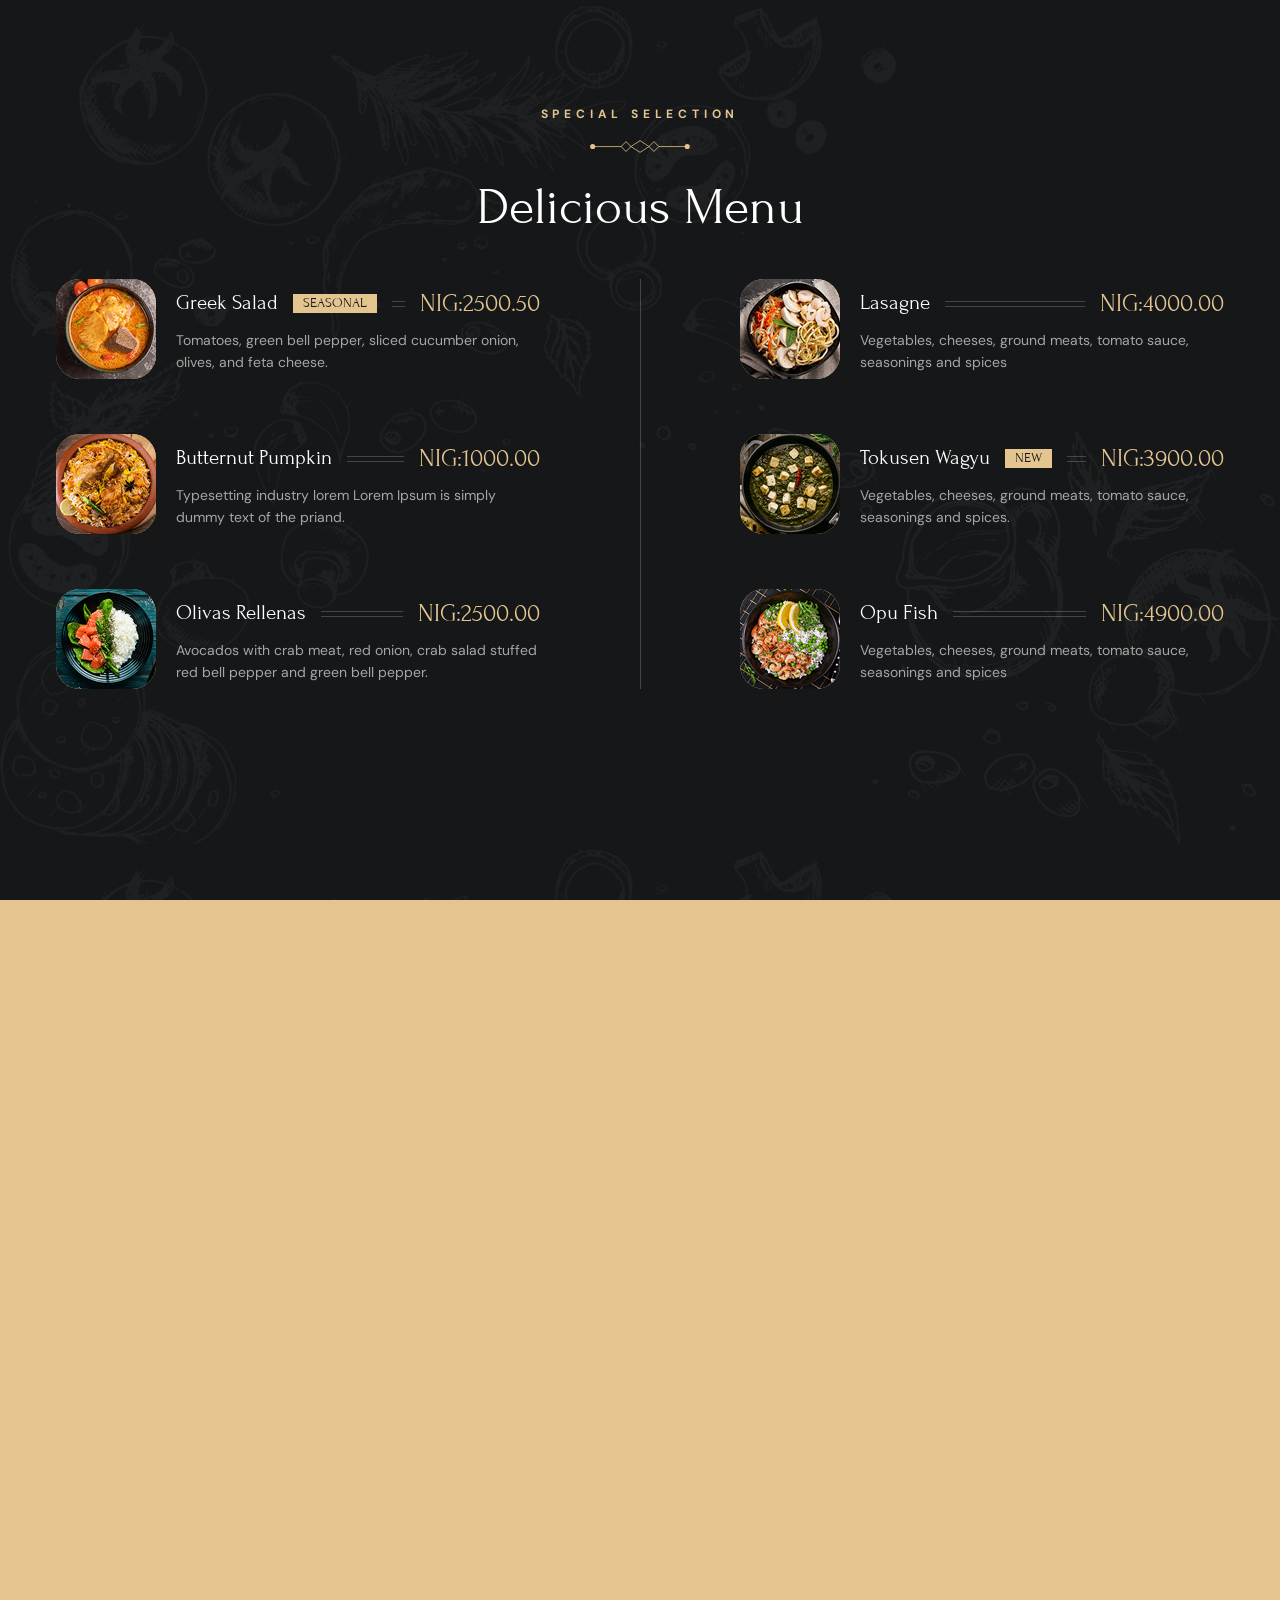
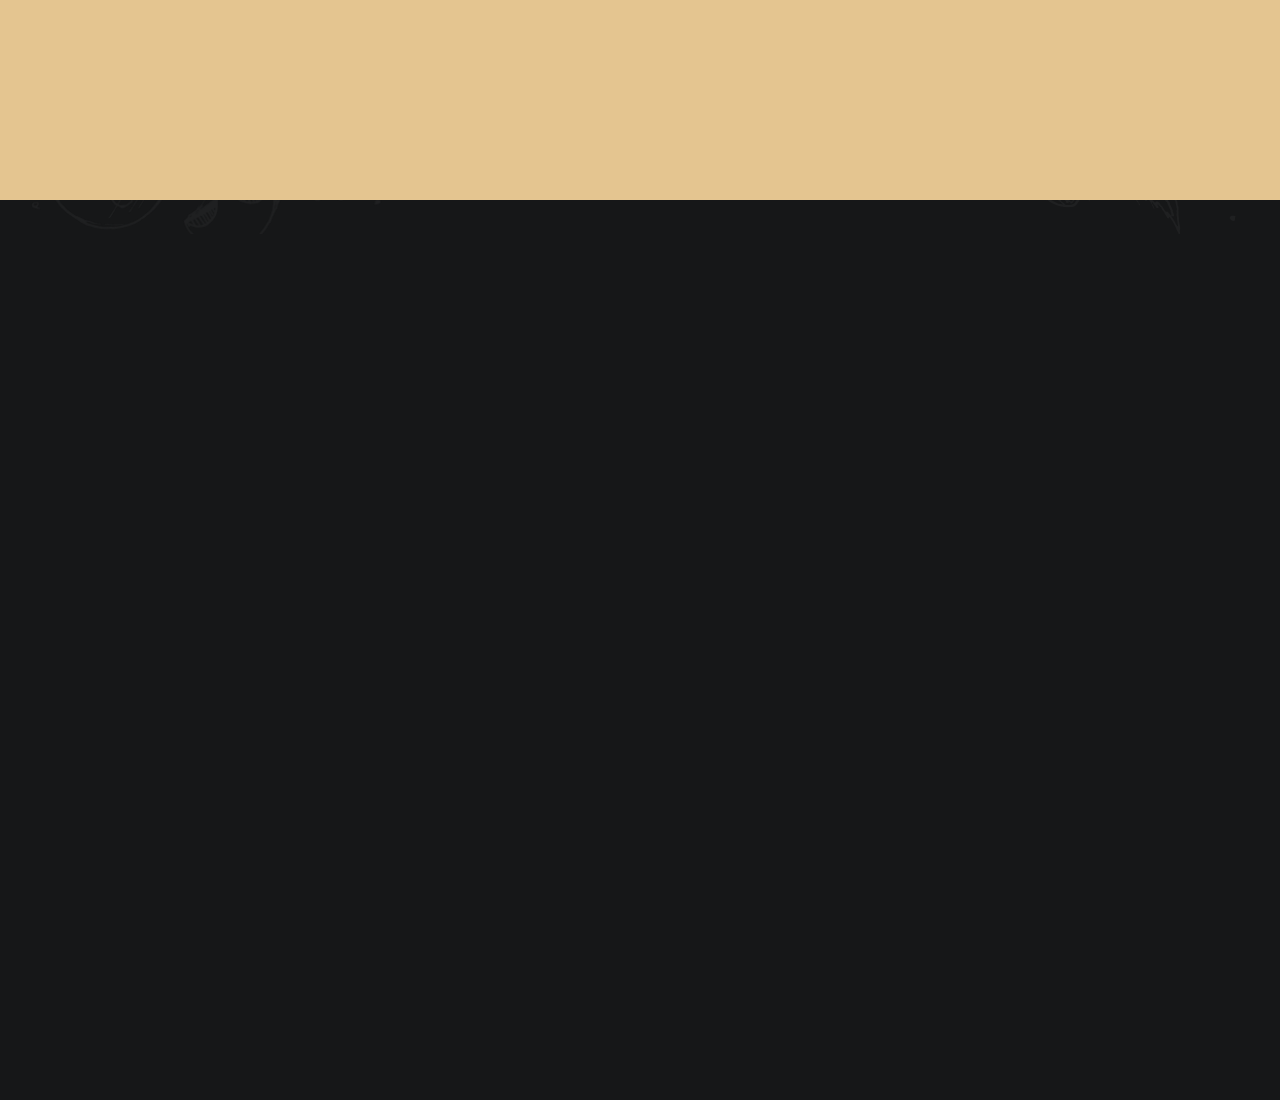
<file: cart.html>
<!DOCTYPE html>
<html lang="en">

<head>
  <meta charset="UTF-8">
  <meta http-equiv="X-UA-Compatible" content="IE=edge">
  <meta name="viewport" content="width=device-width, initial-scale=1.0">

  <!-- 
    - primary meta tags
  -->
  <title>Grilli - Cart & Payment </title>
  <meta name="title" content="Grilli - Amazing & Delicious Food">
  <meta name="description" content="This is a Restaurant website made by DANIEL-IDAHOSA-OBAHIAGBON">

  <!-- 
    - favicon
  -->
  <link rel="shortcut icon" href="./favicon.svg" type="image/svg+xml">

  <!-- 
    - google font link
  -->
  <link rel="preconnect" href="https://fonts.googleapis.com">
  <link rel="preconnect" href="https://fonts.gstatic.com" crossorigin>
  <link href="https://fonts.googleapis.com/css2?family=DM+Sans:wght@400;700&family=Forum&display=swap" rel="stylesheet">

  <!-- 
    - custom css link
  -->
  <link rel="stylesheet" href="./assets/css/style.css">

  <!-- 
    - preload images
  -->
  <link rel="preload" as="image" href="./assets/images/hero-slider-1.jpg">
  <link rel="preload" as="image" href="./assets/images/hero-slider-2.jpg">
  <link rel="preload" as="image" href="./assets/images/hero-slider-3.jpg">

</head>

<body id="top">

  <!-- 
    - #PRELOADER
  -->

  <div class="preload" data-preaload>
    <div class="circle"></div>
    <p class="text">MENU <br> Cart & <br> Payment</p>
  </div>


   
      <section class="section menu" aria-label="menu-label" id="menu">
        <div class="container">

          <p class="section-subtitle text-center label-2">Special Selection</p>

          <h2 class="headline-1 section-title text-center">Delicious Menu</h2>

          <ul class="grid-list">

            <li>
              <div class="menu-card hover:card">

                <figure class="card-banner img-holder" style="--width: 100; --height: 100;">
                  <img src="./assets/images/menu-1.png" width="100" height="100" loading="lazy" alt="Greek Salad"
                    class="img-cover">
                </figure>

                <div>

                  <div class="title-wrapper">
                    <h3 class="title-3">
                      <a href="#" class="card-title">Greek Salad</a>
                    </h3>

                    <span class="badge label-1">Seasonal</span>

                    <span class="span title-2">NIG:2500.50</span>
                  </div>

                  <p class="card-text label-1">
                    Tomatoes, green bell pepper, sliced cucumber onion, olives, and feta cheese.
                  </p>

                </div>

              </div>
            </li>

            <li>
              <div class="menu-card hover:card">

                <figure class="card-banner img-holder" style="--width: 100; --height: 100;">
                  <img src="./assets/images/menu-2.png" width="100" height="100" loading="lazy" alt="Lasagne"
                    class="img-cover">
                </figure>

                <div>

                  <div class="title-wrapper">
                    <h3 class="title-3">
                      <a href="#" class="card-title">Lasagne</a>
                    </h3>

                    <span class="span title-2">NIG:4000.00</span>
                  </div>

                  <p class="card-text label-1">
                    Vegetables, cheeses, ground meats, tomato sauce, seasonings and spices
                  </p>

                </div>

              </div>
            </li>

            <li>
              <div class="menu-card hover:card">

                <figure class="card-banner img-holder" style="--width: 100; --height: 100;">
                  <img src="./assets/images/menu-3.png" width="100" height="100" loading="lazy" alt="Butternut Pumpkin"
                    class="img-cover">
                </figure>

                <div>

                  <div class="title-wrapper">
                    <h3 class="title-3">
                      <a href="#" class="card-title">Butternut Pumpkin</a>
                    </h3>

                    <span class="span title-2">NIG:1000.00</span>
                  </div>

                  <p class="card-text label-1">
                    Typesetting industry lorem Lorem Ipsum is simply dummy text of the priand.
                  </p>

                </div>

              </div>
            </li>

            <li>
              <div class="menu-card hover:card">

                <figure class="card-banner img-holder" style="--width: 100; --height: 100;">
                  <img src="./assets/images/menu-4.png" width="100" height="100" loading="lazy" alt="Tokusen Wagyu"
                    class="img-cover">
                </figure>

                <div>

                  <div class="title-wrapper">
                    <h3 class="title-3">
                      <a href="#" class="card-title">Tokusen Wagyu</a>
                    </h3>

                    <span class="badge label-1">New</span>

                    <span class="span title-2">NIG:3900.00</span>
                  </div>

                  <p class="card-text label-1">
                    Vegetables, cheeses, ground meats, tomato sauce, seasonings and spices.
                  </p>

                </div>

              </div>
            </li>

            <li>
              <div class="menu-card hover:card">

                <figure class="card-banner img-holder" style="--width: 100; --height: 100;">
                  <img src="./assets/images/menu-5.png" width="100" height="100" loading="lazy" alt="Olivas Rellenas"
                    class="img-cover">
                </figure>

                <div>

                  <div class="title-wrapper">
                    <h3 class="title-3">
                      <a href="#" class="card-title">Olivas Rellenas</a>
                    </h3>

                    <span class="span title-2">NIG:2500.00</span>
                  </div>

                  <p class="card-text label-1">
                    Avocados with crab meat, red onion, crab salad stuffed red bell pepper and green bell pepper.
                  </p>

                </div>

              </div>
            </li>

            <li>
              <div class="menu-card hover:card">

                <figure class="card-banner img-holder" style="--width: 100; --height: 100;">
                  <img src="./assets/images/menu-6.png" width="100" height="100" loading="lazy" alt="Opu Fish"
                    class="img-cover">
                </figure>

                <div>

                  <div class="title-wrapper">
                    <h3 class="title-3">
                      <a href="#" class="card-title">Opu Fish</a>
                    </h3>

                    <span class="span title-2">NIG:4900.00</span>
                  </div>

                  <p class="card-text label-1">
                    Vegetables, cheeses, ground meats, tomato sauce, seasonings and spices
                  </p>

                </div>

              </div>
            </li>

          </ul>

          <img src="./assets/images/shape-5.png" width="921" height="1036" loading="lazy" alt="shape"
            class="shape shape-2 move-anim">
          <img src="./assets/images/shape-6.png" width="343" height="345" loading="lazy" alt="shape"
            class="shape shape-3 move-anim">

        </div>
      </section>

        <section class="section menu" aria-label="menu-label" id="menu">
        <div class="container">

          <p class="section-subtitle text-center label-2">Delight Selection</p>

          <h2 class="headline-1 section-title text-center">Perfection Menu</h2>

          <ul class="grid-list">

            <li>
              <div class="menu-card hover:card">

                <figure class="card-banner img-holder" style="--width: 100; --height: 100;">
                  <img src="./assets/images/menu-1.png" width="100" height="100" loading="lazy" alt="Greek Salad"
                    class="img-cover">
                </figure>

                <div>

                  <div class="title-wrapper">
                    <h3 class="title-3">
                      <a href="cart.html" class="card-title">Greek Salad</a>
                    </h3>
                    <button onclick="addToCart('Greek Salad', 2500)">Add to card</button>

                    <span class="badge label-1">Seasonal</span>

                    <span class="span title-2">NIG:2500.50</span>
                  </div>

                  <p class="card-text label-1">
                    Tomatoes, green bell pepper, sliced cucumber onion, olives, and feta cheese.
                  </p>

                </div>

              </div>
            </li>

            <li>
              <div class="menu-card hover:card">

                <figure class="card-banner img-holder" style="--width: 100; --height: 100;">
                  <img src="./assets/images/menu-2.png" width="100" height="100" loading="lazy" alt="Lasagne"
                    class="img-cover">
                </figure>

                <div>

                  <div class="title-wrapper">
                    <h3 class="title-3">
                      <a href="#" class="card-title">Lasagne</a>
                    </h3>

                    <span class="span title-2">NIG:4000.00</span>
                  </div>

                  <p class="card-text label-1">
                    Vegetables, cheeses, ground meats, tomato sauce, seasonings and spices
                  </p>

                </div>

              </div>
            </li>

            <li>
              <div class="menu-card hover:card">

                <figure class="card-banner img-holder" style="--width: 100; --height: 100;">
                  <img src="./assets/images/menu-3.png" width="100" height="100" loading="lazy" alt="Butternut Pumpkin"
                    class="img-cover">
                </figure>

                <div>

                  <div class="title-wrapper">
                    <h3 class="title-3">
                      <a href="#" class="card-title">Butternut Pumpkin</a>
                    </h3>

                    <span class="span title-2">NIG:1000.00</span>
                  </div>

                  <p class="card-text label-1">
                    Typesetting industry lorem Lorem Ipsum is simply dummy text of the priand.
                  </p>

                </div>

              </div>
            </li>

            <li>
              <div class="menu-card hover:card">

                <figure class="card-banner img-holder" style="--width: 100; --height: 100;">
                  <img src="./assets/images/menu-4.png" width="100" height="100" loading="lazy" alt="Tokusen Wagyu"
                    class="img-cover">
                </figure>

                <div>

                  <div class="title-wrapper">
                    <h3 class="title-3">
                      <a href="#" class="card-title">Tokusen Wagyu</a>
                    </h3>

                    <span class="badge label-1">New</span>

                    <span class="span title-2">NIG:3900.00</span>
                  </div>

                  <p class="card-text label-1">
                    Vegetables, cheeses, ground meats, tomato sauce, seasonings and spices.
                  </p>

                </div>

              </div>
            </li>

            <li>
              <div class="menu-card hover:card">

                <figure class="card-banner img-holder" style="--width: 100; --height: 100;">
                  <img src="./assets/images/menu-5.png" width="100" height="100" loading="lazy" alt="Olivas Rellenas"
                    class="img-cover">
                </figure>

                <div>

                  <div class="title-wrapper">
                    <h3 class="title-3">
                      <a href="#" class="card-title">Olivas Rellenas</a>
                    </h3>

                    <span class="span title-2">NIG:2500.00</span>
                  </div>

                  <p class="card-text label-1">
                    Avocados with crab meat, red onion, crab salad stuffed red bell pepper and green bell pepper.
                  </p>

                </div>

              </div>
            </li>

            <li>
              <div class="menu-card hover:card">

                <figure class="card-banner img-holder" style="--width: 100; --height: 100;">
                  <img src="./assets/images/menu-6.png" width="100" height="100" loading="lazy" alt="Opu Fish"
                    class="img-cover">
                </figure>

                <div>

                  <div class="title-wrapper">
                    <h3 class="title-3">
                      <a href="#" class="card-title">Opu Fish</a>
                    </h3>

                    <span class="span title-2">NIG:4900.00</span>
                  </div>

                  <p class="card-text label-1">
                    Vegetables, cheeses, ground meats, tomato sauce, seasonings and spices
                  </p>

                </div>

              </div>
            </li>

          </ul>

          <p class="menu-text text-center">
            Make your payment through our service now <span class="span">cash</span> or <span class="span">transfer</span>
          </p>

          <a href="cart.html" class="btn btn-primary">
            <span class="text text-1">CART & PAYMENT</span>

            <span class="text text-2" aria-hidden="true">CART & PAYMENT</span>
          </a>

          <img src="./assets/images/shape-5.png" width="921" height="1036" loading="lazy" alt="shape"
            class="shape shape-2 move-anim">
          <img src="./assets/images/shape-6.png" width="343" height="345" loading="lazy" alt="shape"
            class="shape shape-3 move-anim">

        </div>
      </section>

<script>
  'use strict';



/**
 * PRELOAD
 * 
 * loading will be end after document is loaded
 */

const preloader = document.querySelector("[data-preaload]");

window.addEventListener("load", function () {
  preloader.classList.add("loaded");
  document.body.classList.add("loaded");
});



/**
 * add event listener on multiple elements
 */

const addEventOnElements = function (elements, eventType, callback) {
  for (let i = 0, len = elements.length; i < len; i++) {
    elements[i].addEventListener(eventType, callback);
  }
}



/**
 * NAVBAR
 */

const navbar = document.querySelector("[data-navbar]");
const navTogglers = document.querySelectorAll("[data-nav-toggler]");
const overlay = document.querySelector("[data-overlay]");

const toggleNavbar = function () {
  navbar.classList.toggle("active");
  overlay.classList.toggle("active");
  document.body.classList.toggle("nav-active");
}

addEventOnElements(navTogglers, "click", toggleNavbar);



/**
 * HEADER & BACK TOP BTN
 */

const header = document.querySelector("[data-header]");
const backTopBtn = document.querySelector("[data-back-top-btn]");

let lastScrollPos = 0;

const hideHeader = function () {
  const isScrollBottom = lastScrollPos < window.scrollY;
  if (isScrollBottom) {
    header.classList.add("hide");
  } else {
    header.classList.remove("hide");
  }

  lastScrollPos = window.scrollY;
}

window.addEventListener("scroll", function () {
  if (window.scrollY >= 50) {
    header.classList.add("active");
    backTopBtn.classList.add("active");
    hideHeader();
  } else {
    header.classList.remove("active");
    backTopBtn.classList.remove("active");
  }
});



/**
 * HERO SLIDER
 */

const heroSlider = document.querySelector("[data-hero-slider]");
const heroSliderItems = document.querySelectorAll("[data-hero-slider-item]");
const heroSliderPrevBtn = document.querySelector("[data-prev-btn]");
const heroSliderNextBtn = document.querySelector("[data-next-btn]");

let currentSlidePos = 0;
let lastActiveSliderItem = heroSliderItems[0];

const updateSliderPos = function () {
  lastActiveSliderItem.classList.remove("active");
  heroSliderItems[currentSlidePos].classList.add("active");
  lastActiveSliderItem = heroSliderItems[currentSlidePos];
}

const slideNext = function () {
  if (currentSlidePos >= heroSliderItems.length - 1) {
    currentSlidePos = 0;
  } else {
    currentSlidePos++;
  }

  updateSliderPos();
}

heroSliderNextBtn.addEventListener("click", slideNext);

const slidePrev = function () {
  if (currentSlidePos <= 0) {
    currentSlidePos = heroSliderItems.length - 1;
  } else {
    currentSlidePos--;
  }

  updateSliderPos();
}

heroSliderPrevBtn.addEventListener("click", slidePrev);

/**
 * auto slide
 */

let autoSlideInterval;

const autoSlide = function () {
  autoSlideInterval = setInterval(function () {
    slideNext();
  }, 7000);
}

addEventOnElements([heroSliderNextBtn, heroSliderPrevBtn], "mouseover", function () {
  clearInterval(autoSlideInterval);
});

addEventOnElements([heroSliderNextBtn, heroSliderPrevBtn], "mouseout", autoSlide);

window.addEventListener("load", autoSlide);



/**
 * PARALLAX EFFECT
 */

const parallaxItems = document.querySelectorAll("[data-parallax-item]");

let x, y;

window.addEventListener("mousemove", function (event) {

  x = (event.clientX / window.innerWidth * 10) - 5;
  y = (event.clientY / window.innerHeight * 10) - 5;

  // reverse the number eg. 20 -> -20, -5 -> 5
  x = x - (x * 2);
  y = y - (y * 2);

  for (let i = 0, len = parallaxItems.length; i < len; i++) {
    x = x * Number(parallaxItems[i].dataset.parallaxSpeed);
    y = y * Number(parallaxItems[i].dataset.parallaxSpeed);
    parallaxItems[i].style.transform = `translate3d(${x}px, ${y}px, 0px)`;
  }

});

/***********************
 * SIMPLE CART SYSTEM
 ***********************/

let cart = JSON.parse(localStorage.getItem("cart")) || [];

// Add to cart
function addToCart(name, price) {
  const item = cart.find(i => i.name === name);

  if (item) {
    item.quantity += 1;
  } else {
    cart.push({ name, price, quantity: 1 });
  }

  saveCart();
  renderCart();
}

// Save cart
function saveCart() {
  localStorage.setItem("cart", JSON.stringify(cart));
}

// Render cart
function renderCart() {
  const cartContainer = document.getElementById("cart-items");
  const totalContainer = document.getElementById("cart-total");

  if (!cartContainer) return;

  cartContainer.innerHTML = "";

  let total = 0;

  cart.forEach((item, index) => {
    total += item.price * item.quantity;

    cartContainer.innerHTML += `
      <div>
        <p>${item.name} x${item.quantity}</p>
        <p>₦${item.price * item.quantity}</p>
        <button onclick="removeItem(${index})">Remove</button>
      </div>
    `;
  });

  totalContainer.innerText = "Total: ₦" + total;
}

// Remove item
function removeItem(index) {
  cart.splice(index, 1);
  saveCart();
  renderCart();
}

// Load cart on page load
window.addEventListener("load", renderCart);

function checkout() {
  if (cart.length === 0) {
    alert("Cart is empty!");
    return;
  }

  alert("Proceeding to payment...");
}
</script>

<script>
  /***********************
 * SIMPLE CART SYSTEM
 ***********************/

let cart = JSON.parse(localStorage.getItem("cart")) || [];

// Add to cart
function addToCart(name, price) {
  const item = cart.find(i => i.name === name);

  if (item) {
    item.quantity += 1;
  } else {
    cart.push({ name, price, quantity: 1 });
  }

  saveCart();
  renderCart();
}

// Save cart
function saveCart() {
  localStorage.setItem("cart", JSON.stringify(cart));
}

// Render cart
function renderCart() {
  const cartContainer = document.getElementById("cart-items");
  const totalContainer = document.getElementById("cart-total");

  if (!cartContainer) return;

  cartContainer.innerHTML = "";

  let total = 0;

  cart.forEach((item, index) => {
    total += item.price * item.quantity;

    cartContainer.innerHTML += `
      <div>
        <p>${item.name} x${item.quantity}</p>
        <p>₦${item.price * item.quantity}</p>
        <button onclick="removeItem(${index})">Remove</button>
      </div>
    `;
  });

  totalContainer.innerText = "Total: ₦" + total;
}

// Remove item
function removeItem(index) {
  cart.splice(index, 1);
  saveCart();
  renderCart();
}

// Load cart on page load
window.addEventListener("load", renderCart);

function checkout() {
  if (cart.length === 0) {
    alert("Cart is empty!");
    return;
  }

  alert("Proceeding to payment...");
}
</script>
</file>
<file: assets/css/style.css>
/*-----------------------------------*\
  #index.css
\*-----------------------------------*/

/**
 * copyright 2022 DANIEL-IDAHOSA-OBAHIAGBON
 */





/*-----------------------------------*\
  #CUSTOM PROPERTY
\*-----------------------------------*/

:root {

  /**
   * COLORS
   */

  --gold-crayola: hsl(38, 61%, 73%);
  --quick-silver: hsla(0, 0%, 65%, 1);
  --davys-grey: hsla(30, 3%, 34%, 1);
  --smoky-black-1: hsla(40, 12%, 5%, 1);
  --smoky-black-2: hsla(30, 8%, 5%, 1);
  --smoky-black-3: hsla(0, 3%, 7%, 1);
  --eerie-black-1: hsla(210, 4%, 9%, 1);
  --eerie-black-2: hsla(210, 4%, 11%, 1);
  --eerie-black-3: hsla(180, 2%, 8%, 1);
  --eerie-black-4: hsla(0, 0%, 13%, 1);
  --white: hsla(0, 0%, 100%, 1);
  --white-alpha-20: hsla(0, 0%, 100%, 0.2);
  --white-alpha-10: hsla(0, 0%, 100%, 0.1);
  --black: hsla(0, 0%, 0%, 1);
  --black-alpha-80: hsla(0, 0%, 0%, 0.8);
  --black-alpha-15: hsla(0, 0%, 0%, 0.15);

  /**
   * GRADIENT COLOR
   */

  --loading-text-gradient: linear-gradient(90deg, transparent 0% 16.66%, var(--smoky-black-3) 33.33% 50%,  transparent 66.66% 75%);
  --gradient-1: linear-gradient(to top,hsla(0, 0%, 0%, 0.9),hsla(0, 0%, 0%, 0.7),transparent);

  /**
   * TYPOGRAPHY
   */

  /* font-family */
  --fontFamily-forum: 'Forum', cursive;
  --fontFamily-dm_sans: 'DM Sans', sans-serif;

  /* font-size */
  --fontSize-display-1: calc(1.3rem + 6.7vw);
  --fontSize-headline-1: calc(2rem + 2.5vw);
  --fontSize-headline-2: calc(1.3rem + 2.4vw);
  --fontSize-title-1: calc(1.6rem + 1.2vw);
  --fontSize-title-2: 2.2rem;
  --fontSize-title-3: 2.1rem;
  --fontSize-title-4: calc(1.6rem + 1.2vw);
  --fontSize-body-1: 2.4rem;
  --fontSize-body-2: 1.6rem;
  --fontSize-body-3: 1.8rem;
  --fontSize-body-4: 1.6rem;
  --fontSize-label-1: 1.4rem;
  --fontSize-label-2: 1.2rem;

  /* font-weight */
  --weight-regular: 400;
  --weight-bold: 700;

  /* line-height */
  --lineHeight-1: 1em;
  --lineHeight-2: 1.2em;
  --lineHeight-3: 1.5em;
  --lineHeight-4: 1.6em;
  --lineHeight-5: 1.85em;
  --lineHeight-6: 1.4em;

  /* letter-spacing */
  --letterSpacing-1: 0.15em;
  --letterSpacing-2: 0.4em;
  --letterSpacing-3: 0.2em;
  --letterSpacing-4: 0.3em;
  --letterSpacing-5: 3px;

  /**
   * SPACING
   */

  --section-space: 70px;

  /**
   * SHADOW
   */

  --shadow-1: 0px 0px 25px 0px hsla(0, 0%, 0%, 0.25);

  /**
   * BORDER RADIUS
   */

  --radius-24: 24px;
  --radius-circle: 50%;

  /**
   * TRANSITION
   */

  --transition-1: 250ms ease;
  --transition-2: 500ms ease;
  --transition-3: 1000ms ease;

}





/*-----------------------------------*\
  #RESET
\*-----------------------------------*/

*,
*::before,
*::after {
  margin: 0;
  padding: 0;
  box-sizing: border-box;
}

li { list-style: none; }

a,
img,
data,
span,
input,
button,
select,
ion-icon,
textarea { display: block; }

a {
  color: inherit;
  text-decoration: none;
}

img { height: auto; }

input,
button,
select,
textarea {
  background: none;
  border: none;
  font: inherit;
}

input,
select,
textarea {
  width: 100%;
  outline: none;
}

button { cursor: pointer; }

address { font-style: normal; }

html {
  font-size: 10px;
  scroll-behavior: smooth;
}

body {
  background-color: var(--eerie-black-1);
  color: var(--white);
  font-family: var(--fontFamily-dm_sans);
  font-size: var(--fontSize-body-4);
  font-weight: var(--weight-regular);
  line-height: var(--lineHeight-5);
  overflow: hidden;
  height: 300vh;
}

body.loaded { overflow: overlay; }

body.nav-active { overflow: hidden; }

::-webkit-scrollbar { width: 5px; }

::-webkit-scrollbar-track { background-color: transparent; }

::-webkit-scrollbar-thumb { background-color: var(--gold-crayola); }





/*-----------------------------------*\
  #TYPOGRAPHY
\*-----------------------------------*/

.display-1,
.headline-1,
.headline-2,
.title-1,
.title-2,
.title-3,
.title-4 {
  color: var(--white);
  font-family: var(--fontFamily-forum);
  font-weight: var(--weight-regular);
  line-height: var(--lineHeight-2);
}

.display-1 {
  font-size: var(--fontSize-display-1);
  line-height: var(--lineHeight-1);
}

.headline-1 { font-size: var(--fontSize-headline-1); }

.headline-2 {
  font-size: var(--fontSize-headline-2);
  line-height: var(--lineHeight-6);
}

.title-1 { font-size: var(--fontSize-title-1); }

.title-2 { font-size: var(--fontSize-title-2); }

.title-3 { font-size: var(--fontSize-title-3); }

.title-4 { font-size: var(--fontSize-title-4); }

.body-1 {
  font-size: var(--fontSize-body-1);
  line-height: var(--lineHeight-6);
}

.body-2 {
  font-size: var(--fontSize-body-2);
  line-height: var(--lineHeight-4);
}

.body-3 { font-size: var(--fontSize-body-3); }

.body-4 { font-size: var(--fontSize-body-4); }

.label-1 { font-size: var(--fontSize-label-1); }

.label-2 { font-size: var(--fontSize-label-2); }





/*-----------------------------------*\
  #REUSED STYLE
\*-----------------------------------*/

.container { padding-inline: 16px; }

.separator {
  width: 8px;
  height: 8px;
  border: 1px solid var(--gold-crayola);
  transform: rotate(45deg);
}

.contact-label { font-weight: var(--weight-bold); }

.contact-number {
  color: var(--gold-crayola);
  max-width: max-content;
  margin-inline: auto;
}

.hover-underline {
  position: relative;
  max-width: max-content;
}

.hover-underline::after {
  content: "";
  position: absolute;
  left: 0;
  bottom: 0;
  width: 100%;
  height: 5px;
  border-block: 1px solid var(--gold-crayola);
  transform: scaleX(0.2);
  opacity: 0;
  transition: var(--transition-2);
}

.hover-underline:is(:hover, :focus-visible)::after {
  transform: scaleX(1);
  opacity: 1;
}

.contact-number::after { bottom: -5px; }

.text-center { text-align: center; }

.img-cover {
  width: 100%;
  height: 100%;
  object-fit: cover;
}

.section-subtitle {
  position: relative;
  color: var(--gold-crayola);
  font-weight: var(--weight-bold);
  text-transform: uppercase;
  letter-spacing: var(--letterSpacing-2);
  margin-block-end: 12px;
}

.section-subtitle::after {
  content: url('../images/separator.svg');
  display: block;
  width: 100px;
  margin-inline: auto;
  margin-block-start: 5px;
}

.btn {
  position: relative;
  color: var(--gold-crayola);
  font-size: var(--fontSize-label-2);
  font-weight: var(--weight-bold);
  text-transform: uppercase;
  letter-spacing: var(--letterSpacing-5);
  max-width: max-content;
  border: 2px solid var(--gold-crayola);
  padding: 12px 45px;
  overflow: hidden;
  z-index: 1;
}

.btn::before {
  content: "";
  position: absolute;
  bottom: 100%;
  left: 50%;
  transform: translateX(-50%);
  width: 200%;
  height: 200%;
  border-radius: var(--radius-circle);
  background-color: var(--gold-crayola);
  transition: var(--transition-2);
  z-index: -1;
}

.btn .text { transition: var(--transition-1); }

.btn .text-2 {
  position: absolute;
  top: 100%;
  left: 50%;
  transform: translateX(-50%);
  min-width: max-content;
  color: var(--smoky-black-1);
}

.btn:is(:hover, :focus-visible)::before { bottom: -50%; }

.btn:is(:hover, :focus-visible) .text-1 { transform: translateY(-40px); }

.btn:is(:hover, :focus-visible) .text-2 {
  top: 50%;
  transform: translate(-50%, -50%);
}

.btn-secondary {
  background-color: var(--gold-crayola);
  color: var(--black);
}

.btn-secondary::before { background-color: var(--smoky-black-1); }

.btn-secondary .text-2 { color: var(--white); }

.has-before,
.has-after {
  position: relative;
  z-index: 1;
}

.has-before::before,
.has-after::after {
  content: "";
  position: absolute;
}

.section {
  position: relative;
  padding-block: var(--section-space);
  overflow: hidden;
  z-index: 1;
}

.bg-black-10 { background-color: var(--smoky-black-2); }

.grid-list {
  display: grid;
  gap: 40px;
}

.hover\:shine { position: relative; }

.hover\:shine::after {
  content: "";
  position: absolute;
  top: 0;
  left: 0;
  width: 50%;
  height: 100%;
  background-image: linear-gradient(to right, transparent 0%, #fff6 100%);
  transform: skewX(-0.08turn) translateX(-180%);
}

.hover\:shine:is(:hover, :focus-within)::after {
  transform: skewX(-0.08turn) translateX(275%);
  transition: var(--transition-3);
}

.img-holder {
  aspect-ratio: var(--width) / var(--height);
  overflow: hidden;
  background-color: var(--eerie-black-4);
}

.btn-text {
  color: var(--gold-crayola);
  padding-block-end: 4px;
  margin-inline: auto;
  text-transform: uppercase;
  letter-spacing: var(--letterSpacing-3);
  font-weight: var(--weight-bold);
  transition: var(--transition-1);
}

.btn-text:is(:hover, :focus-visible) { color: var(--white); }

.shape {
  display: none;
  position: absolute;
  max-width: max-content;
  z-index: -1;
}

.w-100 { width: 100%; }

.move-anim { animation: move 5s linear infinite; }

@keyframes move {
  0%,
  100% { transform: translateY(0); }

  50% { transform: translateY(30px); }
}

.has-bg-image {
  background-repeat: no-repeat;
  background-size: cover;
  background-position: center;
}

.input-field {
  background-color: var(--eerie-black-2);
  color: var(--white);
  height: 56px;
  padding: 10px 20px;
  border: 1px solid var(--white-alpha-10);
  margin-block-end: 20px;
  outline: none;
  transition: border-color var(--transition-2);
}

.input-field::placeholder { color: inherit; }

.input-field:focus { border-color: var(--gold-crayola); }

.icon-wrapper {
  position: relative;
  margin-block-end: 20px;
}

.icon-wrapper .input-field {
  margin-block-end: 0;
  padding-inline-start: 40px;
  appearance: none;
  cursor: pointer;
}

.icon-wrapper ion-icon {
  position: absolute;
  top: 50%;
  transform: translateY(-50%);
  font-size: 1.4rem;
  --ionicon-stroke-width: 50px;
  pointer-events: none;
}

.icon-wrapper ion-icon:first-child { left: 15px; }

.icon-wrapper ion-icon:last-child { right: 10px; }





/*-----------------------------------*\
  #PRELOAD
\*-----------------------------------*/

.preload {
  position: fixed;
  top: 0;
  left: 0;
  right: 0;
  bottom: 0;
  background-color: var(--gold-crayola);
  z-index: 10;
  display: grid;
  place-content: center;
  justify-items: center;
  transition: var(--transition-2);
}

.preload > * { transition: var(--transition-1); }

.preload.loaded > * { opacity: 0; }

.preload.loaded {
  transition-delay: 250ms;
  transform: translateY(100%);
}

.circle {
  width: 112px;
  height: 112px;
  border-radius: var(--radius-circle);
  border: 3px solid var(--white);
  border-block-start-color: var(--smoky-black-3);
  margin-block-end: 45px;
  animation: rotate360 1s linear infinite;
}

@keyframes rotate360 {
  0% { transform: rotate(0); }
  100% { transform: rotate(1turn); }
}

.preload .text {
  background-image: var(--loading-text-gradient);
  background-size: 500%;
  font-size: calc(2rem + 3vw);
  font-weight: var(--weight-bold);
  line-height: 1em;
  text-transform: uppercase;
  letter-spacing: 16px;
  padding-inline-start: 16px;
  -webkit-text-fill-color: transparent;
  background-clip: text;
  -webkit-background-clip: text;
  -webkit-text-stroke: 0.5px var(--eerie-black-3);
  animation: loadingText linear 2s infinite;
}

@keyframes loadingText {
  0% { background-position: 100%; }
  100% { background-position: 0%; }
}





/*-----------------------------------*\
  #TOPBAR
\*-----------------------------------*/

.topbar { display: none; }





/*-----------------------------------*\
  #HEADER
\*-----------------------------------*/

.header .btn { display: none; }

.header {
  position: fixed;
  top: 0;
  left: 0;
  width: 100%;
  background-color: transparent;
  padding-block: 40px;
  z-index: 4;
  border-block-end: 1px solid transparent;
  transition: var(--transition-1);
}

.header.active {
  padding-block: 20px;
  background-color: var(--eerie-black-4);
  border-color: var(--black-alpha-15);
}

.header.hide {
  transform: translateY(-100%);
  transition-delay: 250ms;
}

.header .container {
  padding-inline: 20px;
  display: flex;
  justify-content: space-between;
  align-items: center;
  gap: 8px;
}

.nav-open-btn {
  padding: 12px;
  padding-inline-end: 0;
}

.nav-open-btn .line {
  width: 30px;
  height: 2px;
  background-color: var(--white);
  margin-block: 4px;
  transform-origin: left;
  animation: menuBtn 400ms ease-in-out alternate infinite;
}

@keyframes menuBtn {
  0% { transform: scaleX(1); }
  100% { transform: scaleX(0.5); }
}

.nav-open-btn .line-2 { animation-delay: 150ms; }

.nav-open-btn .line-3 { animation-delay: 300ms; }

.navbar {
  position: fixed;
  background-color: var(--smoky-black-1);
  top: 0;
  left: -360px;
  bottom: 0;
  max-width: 360px;
  width: 100%;
  padding-inline: 30px;
  padding-block-end: 50px;
  overflow-y: auto;
  visibility: hidden;
  z-index: 2;
  transition: var(--transition-2);
}

.navbar.active {
  visibility: visible;
  transform: translateX(360px);
}

.navbar .close-btn {
  color: var(--white);
  border: 1px solid currentColor;
  padding: 4px;
  border-radius: var(--radius-circle);
  margin-inline-start: auto;
  margin-block: 30px 20px;
}

.navbar .close-btn ion-icon { --ionicon-stroke-width: 40px; }

.navbar .close-btn:is(:hover, :focus-visible) { color: var(--gold-crayola); }

.navbar .logo {
  max-width: max-content;
  margin-inline: auto;
  margin-block-end: 60px;
}

.navbar-list {
  border-block-end: 1px solid var(--white-alpha-20);
  margin-block-end: 100px;
}

.navbar-item { border-block-start: 1px solid var(--white-alpha-20); }

.navbar-link {
  position: relative;
  font-size: var(--fontSize-label-2);
  text-transform: uppercase;
  padding-block: 10px;
  max-width: unset;
}

.navbar-link::after { display: none; }

.navbar-link .span { transition: var(--transition-1); }

.navbar-link:is(:hover, :focus-visible, .active) .span {
  color: var(--gold-crayola);
  transform: translateX(20px);
}

.navbar-link .separator {
  position: absolute;
  top: 50%;
  left: 0;
  transform: translateY(-50%) rotate(45deg);
  opacity: 0;
  transition: var(--transition-1);
}

.navbar-link:is(:hover, :focus-visible, .active) .separator { opacity: 1; }

.navbar-title { margin-block-end: 15px; }

.navbar-text { margin-block: 10px; }

.navbar .body-4 { color: var(--quick-silver); }

.sidebar-link { transition: var(--transition-1); }

.sidebar-link:is(:hover, :focus-visible) { color: var(--gold-crayola); }

.navbar .text-center .separator {
  margin-block: 30px;
  margin-inline: auto;
}

.navbar .contact-label { margin-block-end: 10px; }

.navbar::-webkit-scrollbar-thumb { background-color: var(--white-alpha-10); }

.overlay {
  position: fixed;
  top: 0;
  left: 0;
  bottom: 0;
  right: 0;
  background-color: var(--black-alpha-80);
  opacity: 0;
  pointer-events: none;
  transition: var(--transition-2);
  z-index: 1;
}

.overlay.active {
  opacity: 1;
  pointer-events: all;
}





/*-----------------------------------*\
  #HERO
\*-----------------------------------*/

.hero .slider-btn { display: none; }

.hero {
  position: relative;
  padding-block: 120px;
  min-height: 100vh;
  overflow: hidden;
  z-index: 1;
}

.hero .slider-item {
  position: absolute;
  top: 50%;
  left: 50%;
  transform: translate(-50%, -50%);
  width: 100%;
  height: 100%;
  display: grid;
  place-content: center;
  padding-block-start: 100px;
  opacity: 0;
  visibility: hidden;
  transition: var(--transition-3);
  z-index: 1;
}

.hero .slider-item.active {
  opacity: 1;
  visibility: visible;
}

.hero .slider-bg {
  position: absolute;
  top: 0;
  left: 0;
  width: 100%;
  height: 100%;
  transform: scale(1.15);
  pointer-events: none;
  user-select: none;
  z-index: -1;
}

.hero .slider-item.active .slider-bg {
  animation: smoothScale 7s linear forwards;
}

@keyframes smoothScale {
  0% { transform: scale(1); }
  100% { transform: scale(1.15); }
}

.hero .section-subtitle::after { margin-block: 14px 20px; }

.hero-text { margin-block: 10px 40px; }

.hero .btn { margin-inline: auto; }

.hero-btn {
  position: absolute;
  bottom: 15px;
  right: 15px;
  z-index: 2;
  background-color: var(--gold-crayola);
  width: 110px;
  height: 110px;
  padding: 12px;
  transform: scale(0.6);
}

.hero-btn img {
  margin-inline: auto;
  margin-block-end: 6px;
}

.hero-btn .span {
  color: var(--black);
  font-weight: var(--weight-bold);
  text-transform: uppercase;
  letter-spacing: var(--letterSpacing-1);
  line-height: var(--lineHeight-3);
}

.hero-btn::after {
  inset: 0;
  border: 1px solid var(--gold-crayola);
  animation: rotate360 15s linear infinite;
}

.slider-reveal {
  transform: translateY(30px);
  opacity: 0;
}

.hero .slider-item.active .slider-reveal {
  animation: sliderReveal 1s ease forwards;
}

@keyframes sliderReveal {
  0% {
    transform: translateY(30px);
    opacity: 0;
  }

  100% {
    transform: translateY(0);
    opacity: 1;
  }
}

.hero .slider-item.active .section-subtitle { animation-delay: 500ms; }

.hero .slider-item.active .hero-title { animation-delay: 1000ms; }

.hero .slider-item.active .hero-text { animation-delay: 1.5s; }

.hero .slider-item.active .btn { animation-delay: 2s; }





/*-----------------------------------*\
  #SERVICE
\*-----------------------------------*/

.service .section-title { margin-block-end: 16px; }

.service .section-text { margin-block-end: 40px; }

.service-card { overflow: hidden; }

.service-card .has-before {
  padding-block: 30px;
  margin-block-end: 26px;
  z-index: 1;
}

.service-card .has-before::before {
  top: 0;
  left: 50%;
  transform: translateX(-50%);
  width: 140px;
  height: 100%;
  background-image: url('../images/img-pattern.svg');
  background-position: center;
  background-size: cover;
  background-repeat: repeat;
  transition: var(--transition-2);
  transition-delay: 0;
  z-index: -1;
  will-change: transform;
}

.service-card:is(:hover, :focus-within) .has-before::before {
  transform: rotateY(0.5turn) translateX(50%);
  transition-delay: 300ms;
}

.service-card .card-banner { transition: var(--transition-2); }

.service-card:is(:hover, :focus-within) .card-banner { transform: scale(1.05); }

.service .card-title { margin-block-end: 12px; }





/*-----------------------------------*\
  #ABOUT
\*-----------------------------------*/

.about .section-text { margin-block: 15px 30px; }

.about .btn {
  margin-inline: auto;
  margin-block-start: 26px;
}

.about .container {
  display: grid;
  gap: 120px;
}

.about-banner {
  position: relative;
  margin-block-end: 120px;
}

.about-banner > .w-100 { padding-inline-start: 50px; }

.about .abs-img { position: absolute; }

.about .abs-img::before { z-index: -1; }

.about .abs-img-1 {
  bottom: -120px;
  left: 0;
  width: 150px;
  padding-block: 50px;
}

.about .abs-img-2 {
  top: -65px;
  right: 0;
  overflow: hidden;
}

.about .abs-img-1::before {
  top: 0;
  bottom: 0;
  left: 50%;
  transform: translateX(-50%);
  width: 140px;
  background-image: url('../images/img-pattern.svg');
  background-repeat: repeat;
}

.about .abs-img-2::before {
  inset: 0;
  background-image: url('../images/badge-2-bg.png');
  background-repeat: no-repeat;
  background-size: contain;
  animation: rotate360 15s linear infinite;
}





/*-----------------------------------*\
  #SPECIAL DISH
\*-----------------------------------*/

.special-dish-content { padding-block: 70px; }

.special-dish .abs-img {
  margin-inline: auto;
  margin-block-end: 12px;
}

.special-dish .section-text { margin-block: 16px 40px; }

.special-dish-content .wrapper {
  display: flex;
  justify-content: center;
  align-items: center;
  gap: 20px;
  margin-block-end: 40px;
}

.special-dish-content .del {
  text-decoration: none;
  color: var(--davys-grey);
}

.special-dish-content .span { color: var(--gold-crayola); }

.special-dish .btn { margin-inline: auto; }





/*-----------------------------------*\
  #MENU
\*-----------------------------------*/

.menu .section-title { margin-block-end: 40px; }

.menu .grid-list { margin-block-end: 50px; }

.menu-card {
  display: flex;
  align-items: flex-start;
  gap: 20px;
}

.hover\:card .card-banner { background-color: var(--gold-crayola); }

.hover\:card .card-banner .img-cover { transition: var(--transition-2); }

.hover\:card:is(:hover, :focus-within) .card-banner .img-cover {
  opacity: 0.7;
  transform: scale(1.05);
}

.menu-card .card-banner {
  flex-shrink: 0;
  border-radius: var(--radius-24);
}

.menu-card .card-title { transition: var(--transition-1); }

.menu-card .card-title:is(:hover, :focus-visible) { color: var(--gold-crayola); }

.menu-card .badge {
  background-color: var(--gold-crayola);
  color: var(--eerie-black-1);
  font-family: var(--fontFamily-forum);
  max-width: max-content;
  line-height: var(--lineHeight-6);
  text-transform: uppercase;
  padding-inline: 10px;
  margin-block-start: 10px;
}

.menu-card .span {
  color: var(--gold-crayola);
  margin-block: 10px;
}

.menu-card .card-text {
  color: var(--quick-silver);
  line-height: var(--lineHeight-4);
}

.menu-text .span {
  display: inline-block;
  color: var(--gold-crayola);
}

.menu .btn {
  margin-inline: auto;
  margin-block-start: 26px;
}

.menu .shape {
  display: block;
  width: 70%;
}

.menu .shape-2 {
  top: 0;
  left: 0;
}

.menu .shape-3 {
  bottom: 0;
  right: 0;
}





/*-----------------------------------*\
  #TESTIMONIALS
\*-----------------------------------*/

.testi {
  padding-block-end: 340px;
  position: static;
}

.testi .quote {
  font-size: 7rem;
  font-family: var(--fontFamily-forum);
  line-height: 0.7em;
}

.testi .wrapper {
  display: flex;
  justify-content: center;
  gap: 2px;
  margin-block: 40px 50px;
}

.testi .separator { animation: rotate360 15s linear infinite; }

.profile .img {
  margin-inline: auto;
  border-radius: var(--radius-circle);
  margin-block-end: 15px;
}

.testi .profile-name {
  color: var(--gold-crayola);
  font-weight: var(--weight-bold);
  text-transform: uppercase;
  letter-spacing: var(--letterSpacing-3);
}





/*-----------------------------------*\
  #RESERVATION
\*-----------------------------------*/

.reservation-form { margin-block-start: -270px; }

.form-text { margin-block-end: 40px; }

.form-text .link {
  display: inline;
  color: var(--gold-crayola);
}

.form-right .headline-1 { margin-block-end: 40px; }

.form-right .contact-label { margin-block-end: 5px; }

.form-right .separator { margin: 20px auto; }

.form-right .body-4 {
  color: var(--quick-silver);
  line-height: var(--lineHeight-3);
}

.form-right .body-4:not(:last-child) { margin-block-end: 25px; }

.form-left,
.form-right { padding: 40px 20px 30px; }

.input-field[type="date"] {
  text-transform: uppercase;
  padding-inline-end: 10px;
}

.input-field[type="date"]::-webkit-calendar-picker-indicator { opacity: 0; }

textarea.input-field {
  resize: none;
  height: 140px;
  padding-block: 20px;
  line-height: var(--lineHeight-1);
}

.form-left .btn {
  max-width: 100%;
  width: 100%;
}

.form-right {
  background-repeat: repeat;
  background-position: top left;
}





/*-----------------------------------*\
  #FEATURES
\*-----------------------------------*/

.features .section-title { margin-block-end: 40px; }

.feature-card { padding: 30px 20px 40px; }

.feature-item:nth-child(2n+1) .feature-card { background-color: var(--eerie-black-3); }

.feature-item:nth-child(2n) .feature-card { background-color: var(--smoky-black-3); }

.feature-card .card-icon {
  max-width: max-content;
  margin-inline: auto;
  transition: var(--transition-2);
}

.feature-card:hover .card-icon { transform: scale(-1) rotate(180deg); }

.feature-card .card-title { margin-block: 20px; }

.feature-card .card-text {
  color: var(--quick-silver);
  line-height: var(--lineHeight-6);
}





/*-----------------------------------*\
  #EVENT
\*-----------------------------------*/

.event .section-title { margin-block-end: 40px; }

.event-card {
  position: relative;
  overflow: hidden;
}

.event-card .card-content {
  background-image: var(--gradient-1);
  position: absolute;
  bottom: 0;
  width: 100%;
  padding: 35px 35px 25px;
}

.event-card .publish-date {
  position: absolute;
  top: 30px;
  left: 25px;
  padding: 5px 10px;
  color: var(--gold-crayola);
  background-color: var(--black);
  font-weight: var(--weight-bold);
  letter-spacing: var(--letterSpacing-1);
  line-height: 14px;
}

.event-card .card-subtitle {
  color: var(--gold-crayola);
  text-transform: uppercase;
  font-weight: var(--weight-bold);
  letter-spacing: var(--letterSpacing-2);
  margin-block-end: 5px;
}

.event-card .card-banner .img-cover { transition: var(--transition-2); }

.event-card:is(:hover, :focus-within) .img-cover { transform: scale(1.05); }

.event .btn {
  margin-inline: auto;
  margin-block-start: 40px;
}





/*-----------------------------------*\
  #FOOTER
\*-----------------------------------*/

.footer-top { margin-block-end: 70px; }

.footer-brand {
  position: relative;
  padding: 50px 40px;
  background: var(--smoky-black-1) url("../images/footer-form-bg.png");
  background-position: center top;
  background-repeat: repeat;
}

.footer-brand::before,
.footer-brand::after {
  top: 0;
  width: 15px;
  height: 100%;
  background-image: url("../images/footer-form-pattern.svg");
}

.footer-brand::before { left: 0; }

.footer-brand::after { right: 0; }

.footer-brand .logo {
  max-width: max-content;
  margin-inline: auto;
  margin-block-end: 40px;
}

.footer-brand :is(.body-4, .label-1) {
  color: var(--quick-silver);
  line-height: var(--lineHeight-3);
}

.footer-brand .contact-link {
  margin-block: 6px;
  transition: var(--transition-1);
}

.footer-brand .contact-link:is(:hover, :focus-visible) { color: var(--gold-crayola); }

.footer-brand .wrapper {
  display: flex;
  justify-content: center;
  gap: 2px;
  margin-block: 40px 25px;
}

.footer-brand .separator { animation: rotate360 15s linear infinite; }

.footer-brand .label-1 { margin-block-end: 30px; }

.footer-brand .label-1 .span {
  display: inline;
  color: var(--white);
}

.footer-brand .icon-wrapper .input-field { cursor: text; }

.footer-brand .btn { min-width: 100%; }

.footer-list {
  display: grid;
  gap: 20px;
}

.footer-link {
  color: var(--quick-silver);
  font-weight: var(--weight-bold);
  text-transform: uppercase;
  letter-spacing: var(--letterSpacing-4);
  margin-inline: auto;
  transition: var(--transition-1);
}

.footer-link:is(:hover, :focus-visible) { color: var(--gold-crayola); }

.copyright {
  color: var(--quick-silver);
  line-height: var(--lineHeight-3);
}

.copyright .link {
  display: inline;
  color: var(--gold-crayola);
  text-decoration: underline;
}





/*-----------------------------------*\
  #BACK TO TOP
\*-----------------------------------*/

.back-top-btn {
  position: fixed;
  bottom: 20px;
  right: 20px;
  background-color: var(--gold-crayola);
  color: var(--smoky-black-1);
  font-size: 22px;
  width: 50px;
  height: 50px;
  border-radius: var(--radius-circle);
  display: grid;
  place-items: center;
  box-shadow: var(--shadow-1);
  transition: var(--transition-1);
  opacity: 0;
  visibility: hidden;
  z-index: 4;
}

.back-top-btn:is(:hover, :focus-visible) {
  background-color: var(--white);
  color: var(--gold-crayola);
}

.back-top-btn.active {
  opacity: 1;
  visibility: visible;
}





/*-----------------------------------*\
  #MEDIA QUERIES
\*-----------------------------------*/

/**
 * responsive for larger than 575px screen
 */

@media (min-width: 575px) {

  /**
   * CUSTOM PROPERTY
   */

  :root {

    /**
     * typography
     */

    --fontSize-body-2: 2rem;

  }



  /**
   * REUSED STYLE
   */

  :is(.service, .about) .section-text {
    max-width: 420px;
    margin-inline: auto;
  }

  .contact-number { --fontSize-body-1: 3rem; }



  /**
   * TOPBAR
   */

  .topbar {
    display: block;
    position: fixed;
    top: 0;
    left: 0;
    width: 100%;
    padding-block: 10px;
    border-block-end: 1px solid var(--white-alpha-20);
    z-index: 4;
    transition: var(--transition-1);
  }

  .topbar:has(~ .header.active) { transform: translateY(-100%); }

  .topbar-item:not(.link),
  .topbar .separator { display: none; }

  .topbar .container,
  .topbar-item {
    display: flex;
    align-items: center;
  }

  .topbar .container {
    justify-content: center;
    gap: 30px;
  }

  .topbar-item { gap: 6px; }

  .topbar-item ion-icon { --ionicon-stroke-width: 60px; }

  .topbar-item .span { font-size: var(--fontSize-label-1); }

  .topbar .link { transition: var(--transition-1); }

  .topbar .link:is(:hover, :focus-visible) { color: var(--gold-crayola); }



  /**
   * HEADER
   */

  .header { top: 51px; }

  .header.active { top: 0; }

  .header .btn {
    display: block;
    margin-inline-start: auto;
  }



  /**
   * HERO
   */

  .hero-btn { transform: scale(0.7); }



  /**
   * SERVICE
   */

  .service .container {
    max-width: 420px;
    margin-inline: auto;
  }



  /**
   * ABOUT
   */

  .about .container { gap: 80px; }

  .about-banner > .w-100 { padding-inline-start: 90px; }

  .about .abs-img-1 { width: 285px; }

  .about .contact-number { --fontSize-body-1: 2.4rem; }



  /**
   * MENU
   */

  .menu-card .title-wrapper {
    display: flex;
    justify-content: flex-start;
    align-items: center;
    gap: 15px;
  }

  .menu-card .badge { margin-block-start: 0; }

  .menu-card .span {
    flex-grow: 1;
    display: flex;
    align-items: center;
    gap: 15px;
    position: relative;
  }

  .menu-card .span::before {
    content: "";
    height: 6px;
    flex-grow: 1;
    border-block: 1px solid var(--white-alpha-20);
  }



  /**
   * EVENT
   */

  .event .container {
    max-width: 420px;
    margin-inline: auto;
  }



  /**
   * FOOTER
   */

  .footer-brand > * {
    max-width: 460px;
    margin-inline: auto;
  }

  .footer .input-wrapper { position: relative; }

  .footer .input-field {
    margin-block-end: 0;
    padding-inline-end: 205px;
  }

  .footer-brand .btn {
    position: absolute;
    top: 0;
    right: 0;
    bottom: 0;
    min-width: max-content;
  }

}





/**
 * responsive for larger than 768px screen
 */

@media (min-width: 768px) {

  /**
   * REUSED STYLE
   */

  .grid-list { grid-template-columns: 1fr 1fr; }

  :is(.service, .event) .container { max-width: 820px; }

  :is(.service, .event) .grid-list li:last-child {
    grid-column: 1 / 3;
    width: calc(50% - 20px);
    margin-inline: auto;
  }



  /**
   * HEADER
   */

  .navbar-list { margin-inline: 30px; }



  /**
   * HERO
   */

  .hero .slider-btn {
    display: grid;
    position: absolute;
    z-index: 1;
    color: var(--gold-crayola);
    font-size: 2.4rem;
    border: 1px solid var(--gold-crayola);
    width: 45px;
    height: 45px;
    place-items: center;
    top: 50%;
    transform: translateY(-50%) rotate(45deg);
    transition: var(--transition-1);
  }

  .hero .slider-btn ion-icon { transform: rotate(-45deg); }

  .hero .slider-btn.prev { left: 30px; }

  .hero .slider-btn.next { right: 30px; }

  .hero .slider-btn:is(:hover, :focus-visible) {
    background-color: var(--gold-crayola);
    color: var(--black);
  }



  /**
   * RESERVATION
   */

  .reservation .input-wrapper {
    display: grid;
    grid-template-columns: 1fr 1fr;
    column-gap: 20px;
  }

  .reservation .input-wrapper:nth-child(4) {
    grid-template-columns: repeat(3, 1fr);
  }



  /**
   * FOOTER
   */

  .footer-brand { grid-column: 1 / 3; }

}





/**
 * responsive for larger than 992px screen
 */

@media (min-width: 992px) {

  /**
   * CUSTOM PROPERTY
   */

  :root {

    /**
     * spacing
     */

    --section-space: 100px;

  }



  /**
   * REUSED STYLE
   */

  :is(.service, .event) .container { max-width: unset; }

  :is(.service, .event) .grid-list { grid-template-columns: repeat(3, 1fr); }

  :is(.service, .event) .grid-list li:last-child {
    grid-column: auto;
    width: 100%;
  }



  /**
   * TOPBAR
   */

  .topbar-item:not(.link) { display: flex; }

  .topbar .item-2 { margin-inline-end: auto; }



  /**
   * SERVICE
   */

  .service .shape { display: block; }

  .service .shape-1 {
    bottom: 0;
    left: 0;
  }

  .service .shape-2 {
    top: 0;
    right: 0;
  }



  /**
   * ABOUT
   */

  .about .container {
    grid-template-columns: 0.7fr 1fr;
    gap: 30px;
  }



  /**
   * SPECIAL DISH
   */

  .special-dish {
    display: grid;
    grid-template-columns: 1fr 1fr;
    text-align: left;
  }

  .special-dish-content { padding-inline: 50px 25px; }

  .special-dish-content .container { position: relative; }

  .special-dish .section-subtitle::after,
  .special-dish .btn { margin-inline: 0; }

  .special-dish-content .wrapper { justify-content: flex-start; }

  .special-dish .abs-img {
    position: absolute;
    top: 10px;
    left: -40px;
    animation: move 5s linear infinite;
  }



  /**
   * MENU
   */

  .menu .grid-list {
    position: relative;
    column-gap: 90px;
  }

  .menu .grid-list::before {
    content: "";
    position: absolute;
    top: 0;
    left: 50%;
    height: 100%;
    border-inline-start: 1px solid var(--white-alpha-20);
  }



  /**
   * TESTIMONIALS
   */

  .testi-text {
    max-width: 910px;
    margin-inline: auto;
  }



  /**
   * RESERVATION
   */

  .reservation-form {
    display: grid;
    grid-template-columns: 1fr 0.5fr;
  }



  /**
   * FOOTER
   */

  .footer .grid-list {
    grid-template-columns: 0.45fr 1fr 0.45fr;
    align-items: center;
  }

  .footer-brand {
    grid-column: auto;
    order: 1;
    padding-block: 100px;
  }

  .footer-list:last-child { order: 2; }

}





/**
 * responsive for larger than 1200px screen
 */

@media (min-width: 1200px) {

  /**
   * CUSTOM PROPERTY
   */

  :root {

    /**
     * typography
     */

    --fontSize-title-2: 2.5rem;

  }



  /**
   * REUSED STYLE
   */

  .container,
  :is(.service, .event) .container {
    max-width: 1200px;
    width: 100%;
    margin-inline: auto;
  }



  /**
   * TOPBAR
   */

  .topbar .container { max-width: unset; }

  .topbar .separator { display: block; }



  /**
   * HEADER
   */

  .nav-open-btn,
  .navbar > *:not(.navbar-list),
  .header .overlay { display: none; }

  .header .container { max-width: unset; }

  .navbar,
  .navbar.active,
  .navbar-list { all: unset; }

  .navbar,
  .navbar.active { margin-inline: auto 20px; }

  .navbar-list {
    display: flex;
    gap: 30px;
  }

  .navbar-item { border-block-start: none; }

  .navbar .separator { display: none; }

  .navbar-link:is(:hover, :focus-visible, .active) .span {
    transform: unset;
  }

  .navbar-link {
    font-weight: var(--weight-bold);
    letter-spacing: var(--letterSpacing-1);
  }

  .navbar-link::after { display: block; }

  .navbar-link.active::after {
    transform: scaleX(1);
    opacity: 1;
  }

  .header .btn { margin-inline-start: 0; }



  /**
   * HERO
   */

  .hero { height: 880px; }

  .hero-btn {
    bottom: 50px;
    right: 50px;
    transform: scale(1);
  }



  /**
   * SERVICE
   */

  .service .grid-list { gap: 150px; }

  .service .grid-list li:nth-child(2n+1) { transform: translateY(-160px); }

  .service .section-text { margin-block-end: 75px; }



  /**
   * ABOUT
   */

  .about { padding-block: 170px 100px; }



  /**
   * SPECIAL DISH
   */

  .special-dish-content {
    padding: 225px 120px;
    padding-inline-end: 0;
  }

  .special-dish-content .container {
    max-width: 460px;
    margin-inline: 0;
  }



  /**
   * MENU
   */

  .menu .grid-list {
    gap: 55px 200px;
    margin-block-end: 55px;
  }



  /**
   * TESTIMONIALS
   */

  .form-left,
  .form-right { padding: 75px 60px; }




  /**
   * FEATURES
   */

  .features .grid-list { grid-template-columns: repeat(4, 1fr); }

}





/**
 * responsive for larger than 1400px screen
 */

@media (min-width: 1400px) {

  /**
   * HEADER
   */

  .navbar { margin-inline: auto; }



  /**
   * ABOUT
   */

  .about-content { padding-inline-end: 90px; }

  .about .shape {
    display: block;
    top: 46%;
    left: 0;
  }



  /**
   * SPECIAL DISH
   */

  .special-dish {
    overflow: visible;
    position: relative;
  }

  .special-dish .shape {
    display: block;
    right: 0;
    z-index: 1;
  }

  .special-dish .shape-1 { top: 45%; }

  .special-dish .shape-2 {
    bottom: 0;
    transform: translateY(50%);
    width: max-content;
  }



  /**
   * FEATURES
   */

  .features { overflow: visible; }

  .features .shape { display: block; }

  .features .shape-1 {
    top: -100px;
    right: 0;
  }

  .features .shape-2 {
    bottom: 80px;
    left: 0;
  }

}
</file>
